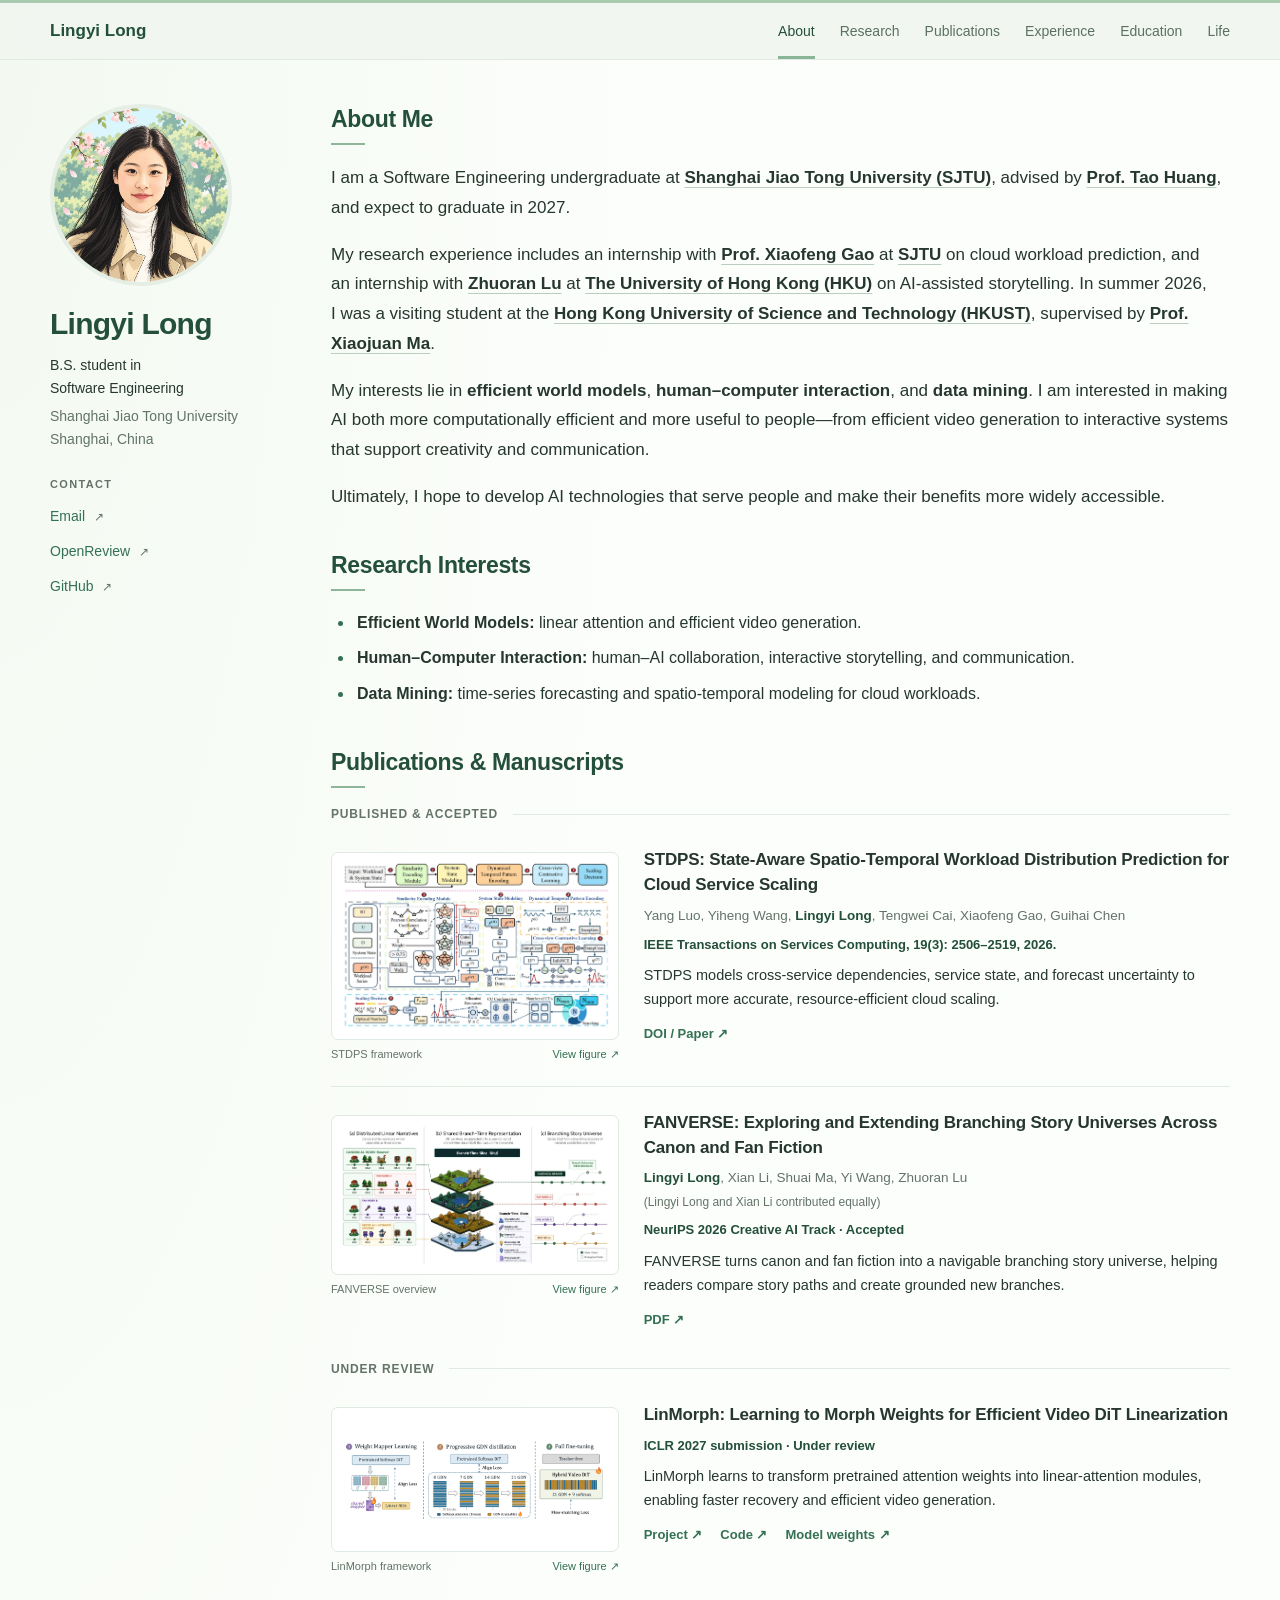
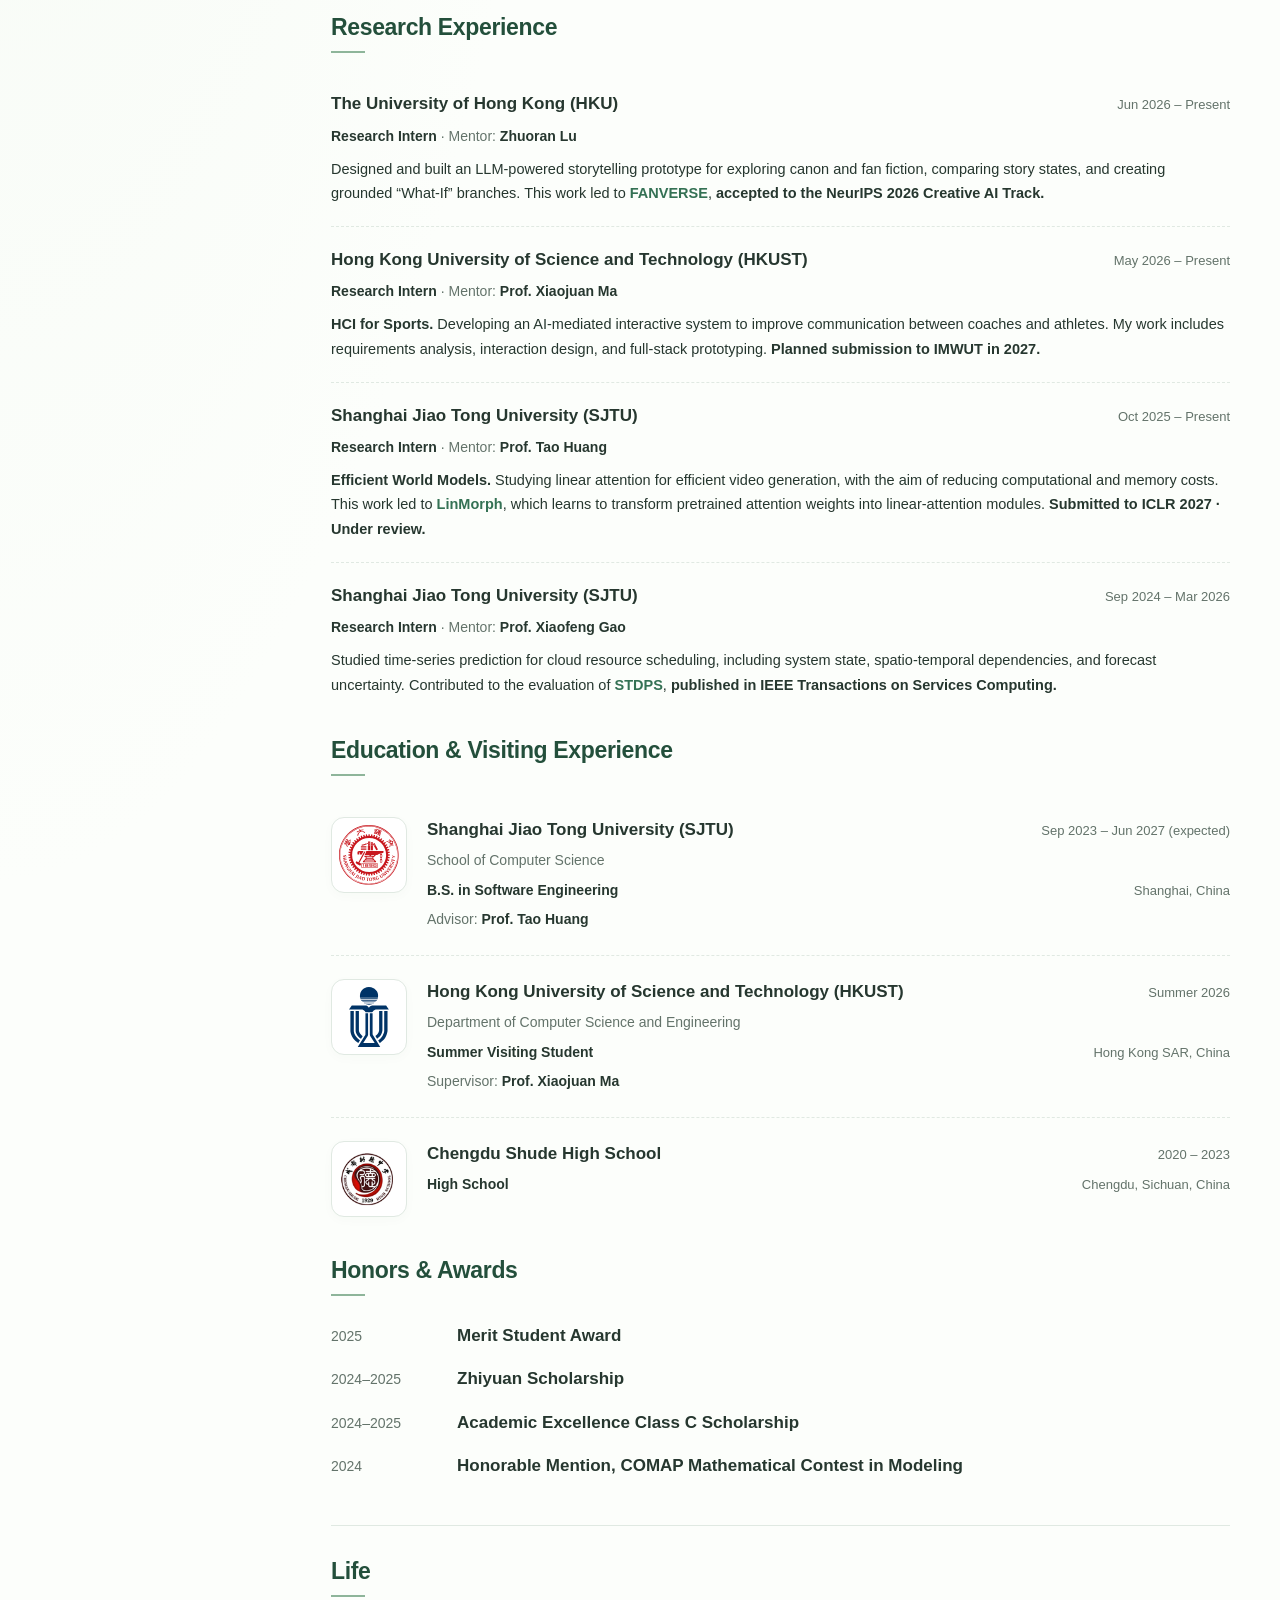
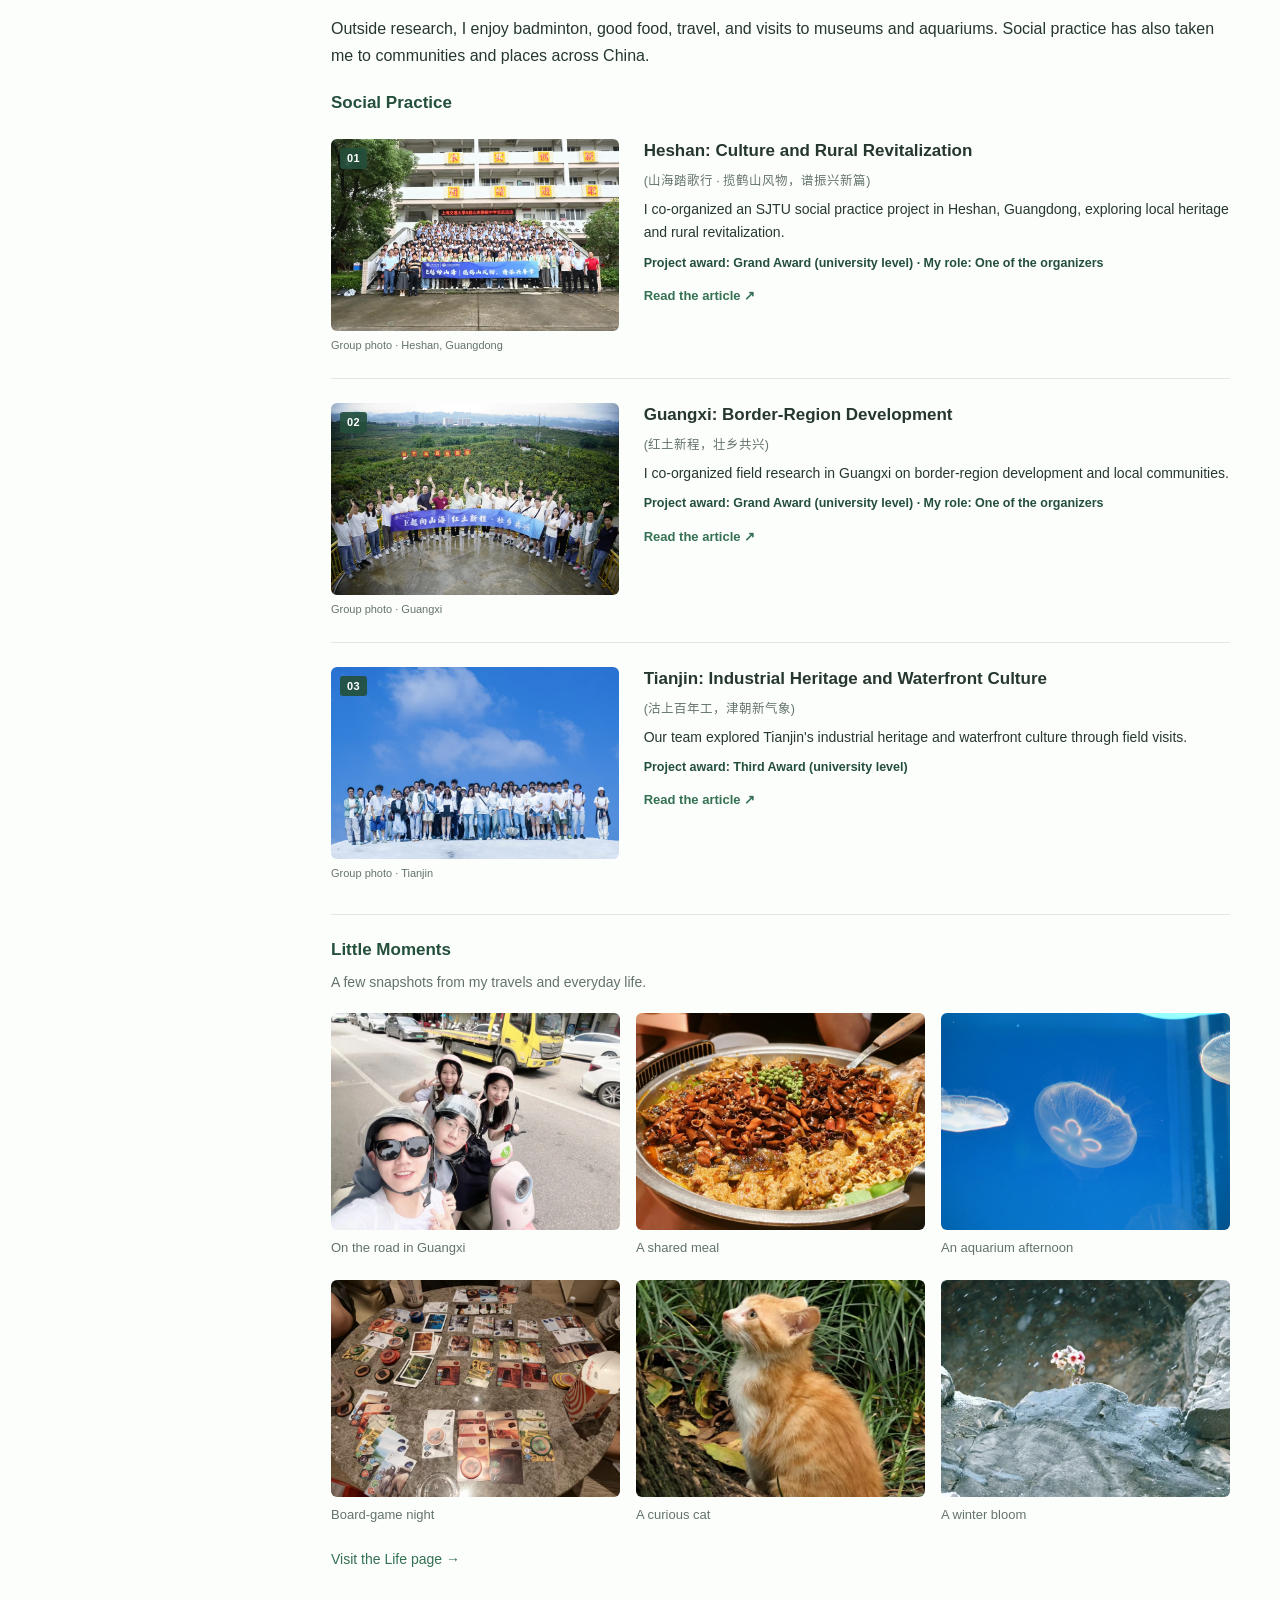
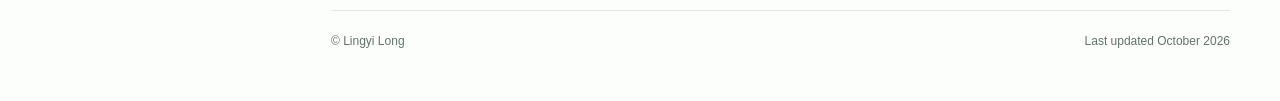
<file: index.html>
<!doctype html>
<html lang="en">
<head>
  <meta charset="utf-8">
  <meta name="viewport" content="width=device-width, initial-scale=1">
  <meta name="theme-color" content="#f6faf5">
  <meta name="description" content="Lingyi Long — Software Engineering undergraduate at Shanghai Jiao Tong University, interested in efficient world models, human–computer interaction, and data mining.">
  <link rel="canonical" href="https://lonelyling.github.io/">
  <meta property="og:site_name" content="Lingyi Long">
  <meta property="og:title" content="Lingyi Long | Academic Homepage">
  <meta property="og:description" content="Lingyi Long is a Software Engineering undergraduate at Shanghai Jiao Tong University, interested in efficient world models, human–computer interaction, and data mining.">
  <meta property="og:url" content="https://lonelyling.github.io/">
  <title>Lingyi Long | Academic Homepage</title>
  <script type="application/ld+json">
    {"@context":"https://schema.org","@type":"WebSite","name":"Lingyi Long","url":"https://lonelyling.github.io/"}
  </script>
  <link rel="icon" href="assets/favicon.svg" type="image/svg+xml">
  <link rel="stylesheet" href="assets/cjk-font.css">
  <link rel="stylesheet" href="assets/academic.css?v=20261012-honors">
  <script src="assets/academic.js" defer></script>
  <script src="assets/life-data.js" defer></script>
  <script src="assets/life.js" defer></script>
</head>
<body class="home-page">
  <a class="skip-link" href="#main">Skip to content</a>
  <header class="site-header">
    <div class="header-inner">
      <a class="site-title" href="index.html">Lingyi Long</a>
      <nav class="site-nav" aria-label="Main navigation">
        <a href="#about" aria-current="page">About</a>
        <a href="#research">Research</a>
        <a href="#publications">Publications</a>
        <a href="#experience">Experience</a>
        <a href="#career-education">Education</a>
        <a href="#life">Life</a>
      </nav>
    </div>
  </header>

  <div class="page-layout" id="main">
    <aside class="profile" aria-label="Profile and contact information">
      <div class="portrait"><img src="assets/avatar-illustration.png" alt="Illustrated portrait of Lingyi Long" width="1254" height="1254" decoding="sync"></div>
      <h1>Lingyi Long</h1>
      <p class="profile-role">B.S. student in Software Engineering</p>
      <p class="profile-affiliation">Shanghai Jiao Tong University<br>Shanghai, China</p>
      <h2 class="profile-label">Contact</h2>
      <div class="profile-links">
        <a href="mailto:longlingyi11@sjtu.edu.cn">Email <span aria-hidden="true">↗</span></a>
        <a href="https://openreview.net/profile?id=%7ELingyi_Long1" target="_blank" rel="noopener noreferrer">OpenReview <span aria-hidden="true">↗</span></a>
        <a href="https://github.com/lonelyling" target="_blank" rel="noopener noreferrer">GitHub <span aria-hidden="true">↗</span></a>
      </div>
    </aside>

    <main class="academic-content">
      <section class="content-section about-section" id="about">
        <h2>About Me</h2>
        <p>I am a Software Engineering undergraduate at <a href="https://www.sjtu.edu.cn/" target="_blank" rel="noopener noreferrer"><strong>Shanghai Jiao Tong University (SJTU)</strong></a>, advised by <a href="https://taohuang.info/" target="_blank" rel="noopener noreferrer"><strong>Prof. Tao Huang</strong></a>, and expect to graduate in 2027.</p>
        <p>My research experience includes an internship with <a href="https://www.cs.sjtu.edu.cn/~gao-xf/" target="_blank" rel="noopener noreferrer"><strong>Prof. Xiaofeng Gao</strong></a> at <a href="https://www.sjtu.edu.cn/" target="_blank" rel="noopener noreferrer"><strong>SJTU</strong></a> on cloud workload prediction, and an internship with <a href="https://zhuoranlu.github.io/" target="_blank" rel="noopener noreferrer"><strong>Zhuoran Lu</strong></a> at <a href="https://www.hku.hk/" target="_blank" rel="noopener noreferrer"><strong>The University of Hong Kong (HKU)</strong></a> on AI-assisted storytelling. In summer 2026, I was a visiting student at the <a href="https://hkust.edu.hk/" target="_blank" rel="noopener noreferrer"><strong>Hong Kong University of Science and Technology (HKUST)</strong></a>, supervised by <a href="https://cse.hkust.edu.hk/~mxj/" target="_blank" rel="noopener noreferrer"><strong>Prof. Xiaojuan Ma</strong></a>.</p>
        <p>My interests lie in <strong>efficient world models</strong>, <strong>human–computer interaction</strong>, and <strong>data mining</strong>. I am interested in making AI both more computationally efficient and more useful to people—from efficient video generation to interactive systems that support creativity and communication.</p>
        <p>Ultimately, I hope to develop AI technologies that serve people and make their benefits more widely accessible.</p>
      </section>

      <section class="content-section" id="research">
        <h2>Research Interests</h2>
        <ul class="research-fields">
          <li><strong>Efficient World Models:</strong> linear attention and efficient video generation.</li>
          <li><strong>Human–Computer Interaction:</strong> human–AI collaboration, interactive storytelling, and communication.</li>
          <li><strong>Data Mining:</strong> time-series forecasting and spatio-temporal modeling for cloud workloads.</li>
        </ul>
      </section>

      <section class="content-section" id="publications">
        <h2>Publications &amp; Manuscripts</h2>

        <div class="publication-group">
          <h3>Published &amp; Accepted</h3>
          <article class="publication-item">
            <figure class="publication-figure">
              <a class="figure-image-link" href="assets/paper-figures/stdps-framework.webp" target="_blank" rel="noopener noreferrer" aria-label="Open the full-size STDPS framework figure">
                <img src="assets/paper-figures/stdps-framework.webp" width="1135" height="713" alt="STDPS framework: similarity encoding, system state, temporal patterns, contrastive learning, and scaling decisions">
              </a>
              <figcaption><span>STDPS framework</span><a class="figure-open-link" href="assets/paper-figures/stdps-framework.webp" target="_blank" rel="noopener noreferrer">View figure ↗</a></figcaption>
            </figure>
            <div class="publication-copy">
              <h4>STDPS: State-Aware Spatio-Temporal Workload Distribution Prediction for Cloud Service Scaling</h4>
              <p class="publication-authors">Yang Luo, Yiheng Wang, <strong>Lingyi Long</strong>, Tengwei Cai, Xiaofeng Gao, Guihai Chen</p>
              <p class="publication-venue">IEEE Transactions on Services Computing, 19(3): 2506–2519, 2026.</p>
              <p class="publication-summary">STDPS models cross-service dependencies, service state, and forecast uncertainty to support more accurate, resource-efficient cloud scaling.</p>
              <div class="publication-links"><a href="https://doi.org/10.1109/TSC.2026.3688819" target="_blank" rel="noopener noreferrer">DOI / Paper ↗</a></div>
            </div>
          </article>

          <article class="publication-item">
            <figure class="publication-figure">
              <a class="figure-image-link" href="assets/paper-figures/fanverse-overview.webp" target="_blank" rel="noopener noreferrer" aria-label="Open the full-size FANVERSE overview figure">
                <img src="assets/paper-figures/fanverse-overview.webp" width="1174" height="617" alt="FANVERSE overview: canon and fan-written stories aligned into an explorable branching story universe">
              </a>
              <figcaption><span>FANVERSE overview</span><a class="figure-open-link" href="assets/paper-figures/fanverse-overview.webp" target="_blank" rel="noopener noreferrer">View figure ↗</a></figcaption>
            </figure>
            <div class="publication-copy">
              <h4>FANVERSE: Exploring and Extending Branching Story Universes Across Canon and Fan Fiction</h4>
              <p class="publication-authors"><strong>Lingyi Long</strong>, Xian Li, Shuai Ma, Yi Wang, Zhuoran Lu <span class="equal-note">(Lingyi Long and Xian Li contributed equally)</span></p>
              <p class="publication-venue">NeurIPS 2026 Creative AI Track · Accepted</p>
              <p class="publication-summary">FANVERSE turns canon and fan fiction into a navigable branching story universe, helping readers compare story paths and create grounded new branches.</p>
              <div class="publication-links"><a href="assets/papers/fanverse-neurips-2026.pdf" target="_blank" rel="noopener noreferrer">PDF ↗</a></div>
            </div>
          </article>
        </div>

        <div class="publication-group">
          <h3>Under Review</h3>
          <article class="publication-item" id="linmorph">
            <figure class="publication-figure">
              <a class="figure-image-link" href="assets/paper-figures/linmorph-overview.webp" target="_blank" rel="noopener noreferrer" aria-label="Open the full-size LinMorph framework figure">
                <img src="assets/paper-figures/linmorph-overview.webp" width="1584" height="460" loading="lazy" alt="LinMorph framework: learned weight transformation, progressive Gated DeltaNet distillation, and joint recovery">
              </a>
              <figcaption><span>LinMorph framework</span><a class="figure-open-link" href="assets/paper-figures/linmorph-overview.webp" target="_blank" rel="noopener noreferrer">View figure ↗</a></figcaption>
            </figure>
            <div class="publication-copy">
              <h4><a href="https://lonelyling.github.io/LinMorph/" target="_blank" rel="noopener noreferrer">LinMorph: Learning to Morph Weights for Efficient Video DiT Linearization</a></h4>
              <p class="publication-venue">ICLR 2027 submission · Under review</p>
              <p class="publication-summary">LinMorph learns to transform pretrained attention weights into linear-attention modules, enabling faster recovery and efficient video generation.</p>
              <div class="publication-links">
                <a href="https://lonelyling.github.io/LinMorph/" target="_blank" rel="noopener noreferrer">Project ↗</a>
                <a href="https://github.com/lonelyling/LinMorph" target="_blank" rel="noopener noreferrer">Code ↗</a>
                <a href="https://huggingface.co/Lonelly/LinMorph" target="_blank" rel="noopener noreferrer">Model weights ↗</a>
              </div>
            </div>
          </article>
        </div>
      </section>

      <section class="content-section experience-section" id="experience">
        <h2>Research Experience</h2>
        <article class="experience-row">
          <div class="entry-heading"><h3><a href="https://www.hku.hk/" target="_blank" rel="noopener noreferrer"><strong>The University of Hong Kong (HKU)</strong></a></h3><span class="entry-date">Jun 2026 – Present</span></div>
          <p class="entry-role"><strong>Research Intern</strong> · Mentor: <a href="https://zhuoranlu.github.io/" target="_blank" rel="noopener noreferrer"><strong>Zhuoran Lu</strong></a></p>
          <p>Designed and built an LLM-powered storytelling prototype for exploring canon and fan fiction, comparing story states, and creating grounded “What-If” branches. This work led to <a href="#publications"><strong>FANVERSE</strong></a>, <strong>accepted to the NeurIPS 2026 Creative AI Track.</strong></p>
        </article>
        <article class="experience-row">
          <div class="entry-heading"><h3><a href="https://hkust.edu.hk/" target="_blank" rel="noopener noreferrer"><strong>Hong Kong University of Science and Technology (HKUST)</strong></a></h3><span class="entry-date">May 2026 – Present</span></div>
          <p class="entry-role"><strong>Research Intern</strong> · Mentor: <a href="https://cse.hkust.edu.hk/~mxj/" target="_blank" rel="noopener noreferrer"><strong>Prof. Xiaojuan Ma</strong></a></p>
          <p><strong>HCI for Sports.</strong> Developing an AI-mediated interactive system to improve communication between coaches and athletes. My work includes requirements analysis, interaction design, and full-stack prototyping. <strong>Planned submission to IMWUT in 2027.</strong></p>
        </article>
        <article class="experience-row">
          <div class="entry-heading"><h3><a href="https://www.sjtu.edu.cn/" target="_blank" rel="noopener noreferrer"><strong>Shanghai Jiao Tong University (SJTU)</strong></a></h3><span class="entry-date">Oct 2025 – Present</span></div>
          <p class="entry-role"><strong>Research Intern</strong> · Mentor: <a href="https://taohuang.info/" target="_blank" rel="noopener noreferrer"><strong>Prof. Tao Huang</strong></a></p>
          <p><strong>Efficient World Models.</strong> Studying linear attention for efficient video generation, with the aim of reducing computational and memory costs. This work led to <a href="#linmorph"><strong>LinMorph</strong></a>, which learns to transform pretrained attention weights into linear-attention modules. <strong>Submitted to ICLR 2027 · Under review.</strong></p>
        </article>
        <article class="experience-row">
          <div class="entry-heading"><h3><a href="https://www.sjtu.edu.cn/" target="_blank" rel="noopener noreferrer"><strong>Shanghai Jiao Tong University (SJTU)</strong></a></h3><span class="entry-date">Sep 2024 – Mar 2026</span></div>
          <p class="entry-role"><strong>Research Intern</strong> · Mentor: <a href="https://www.cs.sjtu.edu.cn/~gao-xf/" target="_blank" rel="noopener noreferrer"><strong>Prof. Xiaofeng Gao</strong></a></p>
          <p>Studied time-series prediction for cloud resource scheduling, including system state, spatio-temporal dependencies, and forecast uncertainty. Contributed to the evaluation of <a href="#publications"><strong>STDPS</strong></a>, <strong>published in IEEE Transactions on Services Computing.</strong></p>
        </article>
      </section>

      <section class="content-section education-section" id="career-education">
        <h2>Education &amp; Visiting Experience</h2>
        <article class="education-row">
          <a class="institution-logo" href="https://www.sjtu.edu.cn/" target="_blank" rel="noopener noreferrer" aria-label="Shanghai Jiao Tong University website"><img src="assets/institutions/sjtu.svg" width="72" height="72" alt="Shanghai Jiao Tong University emblem"></a>
          <div class="education-copy">
            <div class="entry-heading"><h3><a href="https://www.sjtu.edu.cn/" target="_blank" rel="noopener noreferrer"><strong>Shanghai Jiao Tong University (SJTU)</strong></a></h3><span class="entry-date">Sep 2023 – Jun 2027 (expected)</span></div>
            <p class="institution-detail">School of Computer Science</p>
            <div class="entry-bottom"><p><strong>B.S. in Software Engineering</strong></p><span>Shanghai, China</span></div>
            <p class="education-mentor">Advisor: <a href="https://taohuang.info/" target="_blank" rel="noopener noreferrer"><strong>Prof. Tao Huang</strong></a></p>
          </div>
        </article>
        <article class="education-row">
          <a class="institution-logo" href="https://hkust.edu.hk/" target="_blank" rel="noopener noreferrer" aria-label="HKUST website"><span class="logo-crop logo-crop--hkust"><img src="assets/institutions/hkust.svg" width="187" height="60" alt="HKUST emblem"></span></a>
          <div class="education-copy">
            <div class="entry-heading"><h3><a href="https://hkust.edu.hk/" target="_blank" rel="noopener noreferrer"><strong>Hong Kong University of Science and Technology (HKUST)</strong></a></h3><span class="entry-date">Summer 2026</span></div>
            <p class="institution-detail">Department of Computer Science and Engineering</p>
            <div class="entry-bottom"><p><strong>Summer Visiting Student</strong></p><span>Hong Kong SAR, China</span></div>
            <p class="education-mentor">Supervisor: <a href="https://cse.hkust.edu.hk/~mxj/" target="_blank" rel="noopener noreferrer"><strong>Prof. Xiaojuan Ma</strong></a></p>
          </div>
        </article>
        <article class="education-row">
          <a class="institution-logo" href="https://shude.cd168.cn/" target="_blank" rel="noopener noreferrer" aria-label="Chengdu Shude High School website"><span class="logo-crop logo-crop--shude"><img src="assets/institutions/shude.png" width="430" height="95" alt="Chengdu Shude High School emblem"></span></a>
          <div class="education-copy">
            <div class="entry-heading"><h3><a href="https://shude.cd168.cn/" target="_blank" rel="noopener noreferrer"><strong>Chengdu Shude High School</strong></a></h3><span class="entry-date">2020 – 2023</span></div>
            <div class="entry-bottom"><p><strong>High School</strong></p><span>Chengdu, Sichuan, China</span></div>
          </div>
        </article>
      </section>

      <section class="content-section honors-section" id="honors">
        <h2>Honors &amp; Awards</h2>
        <ul>
          <li><span>2025</span><strong>Merit Student Award</strong></li>
          <li><span>2024–2025</span><strong>Zhiyuan Scholarship</strong></li>
          <li><span>2024–2025</span><strong>Academic Excellence Class C Scholarship</strong></li>
          <li><span>2024</span><strong>Honorable Mention, COMAP Mathematical Contest in Modeling</strong></li>
        </ul>
      </section>

      <section class="content-section life-section" id="life">
        <h2>Life</h2>
        <p class="life-intro">Outside research, I enjoy badminton, good food, travel, and visits to museums and aquariums. Social practice has also taken me to communities and places across China.</p>
        <h3 class="life-subheading">Social Practice</h3>
        <div class="practice-list">
          <article class="practice-item">
            <span class="practice-number">01</span>
            <figure class="practice-visual">
              <a href="assets/practice-photos/heshan-group.webp" target="_blank" rel="noopener noreferrer" aria-label="Open the full-size Heshan group photo"><img src="assets/practice-photos/heshan-group.webp" width="1080" height="720" alt="Heshan social practice team group photo outside a school"></a>
              <figcaption>Group photo · Heshan, Guangdong</figcaption>
            </figure>
            <div class="practice-copy">
              <h4>Heshan: Culture and Rural Revitalization</h4>
              <p class="practice-original" lang="zh-CN">(山海踏歌行 · 揽鹤山风物，谱振兴新篇)</p>
              <p>I co-organized an SJTU social practice project in Heshan, Guangdong, exploring local heritage and rural revitalization.</p>
              <p class="practice-award">Project award: Grand Award (university level) · My role: One of the organizers</p>
              <a href="https://mp.weixin.qq.com/s/3OIrzBQ1oTLg14ITQKUh6Q" target="_blank" rel="noopener noreferrer">Read the article ↗</a>
            </div>
          </article>
          <article class="practice-item">
            <span class="practice-number">02</span>
            <figure class="practice-visual">
              <a href="assets/practice-photos/guangxi-group.webp" target="_blank" rel="noopener noreferrer" aria-label="Open the full-size Guangxi group photo"><img src="assets/practice-photos/guangxi-group.webp" width="1080" height="705" alt="Guangxi social practice team group photo overlooking an orchard"></a>
              <figcaption>Group photo · Guangxi</figcaption>
            </figure>
            <div class="practice-copy">
              <h4>Guangxi: Border-Region Development</h4>
              <p class="practice-original" lang="zh-CN">(红土新程，壮乡共兴)</p>
              <p>I co-organized field research in Guangxi on border-region development and local communities.</p>
              <p class="practice-award">Project award: Grand Award (university level) · My role: One of the organizers</p>
              <a href="https://mp.weixin.qq.com/s/ZpYkFeUcR74VPlkv1UWJZQ" target="_blank" rel="noopener noreferrer">Read the article ↗</a>
            </div>
          </article>
          <article class="practice-item">
            <span class="practice-number">03</span>
            <figure class="practice-visual">
              <a href="assets/practice-photos/tianjin-group.jpg" target="_blank" rel="noopener noreferrer" aria-label="Open the full-size Tianjin group photo"><img src="assets/practice-photos/tianjin-group.jpg" width="1986" height="1279" alt="Tianjin social practice team group photo under a blue sky"></a>
              <figcaption>Group photo · Tianjin</figcaption>
            </figure>
            <div class="practice-copy">
              <h4>Tianjin: Industrial Heritage and Waterfront Culture</h4>
              <p class="practice-original" lang="zh-CN">(沽上百年工，津朝新气象)</p>
              <p>Our team explored Tianjin's industrial heritage and waterfront culture through field visits.</p>
              <p class="practice-award">Project award: Third Award (university level)</p>
              <a href="https://mp.weixin.qq.com/s/vvb9r17hs7_HH0OTrN18rQ" target="_blank" rel="noopener noreferrer">Read the article ↗</a>
            </div>
          </article>
        </div>
        <div class="life-moments" id="little-moments">
          <h3 class="life-subheading">Little Moments</h3>
          <p class="gallery-intro">A few snapshots from my travels and everyday life.</p>
          <div class="gallery-grid" id="gallery" aria-live="polite"></div>
          <p class="publication-pending" id="gallery-empty" hidden>No photographs yet.</p>
        </div>
        <p class="life-more"><a href="life.html">Visit the Life page →</a></p>
      </section>

      <footer class="site-footer">
        <span>© Lingyi Long</span>
        <span>Last updated October 2026</span>
      </footer>
    </main>
  </div>

  <dialog id="photo-dialog" aria-labelledby="photo-title">
    <div class="dialog-header"><strong id="photo-title"></strong><button type="button" id="photo-close" aria-label="Close photograph">×</button></div>
    <img id="photo-full" alt="">
    <p id="photo-description"></p>
    <div class="dialog-footer"><button type="button" id="photo-prev">← Previous</button><span id="photo-count"></span><button type="button" id="photo-next">Next →</button></div>
  </dialog>
</body>
</html>
</file>
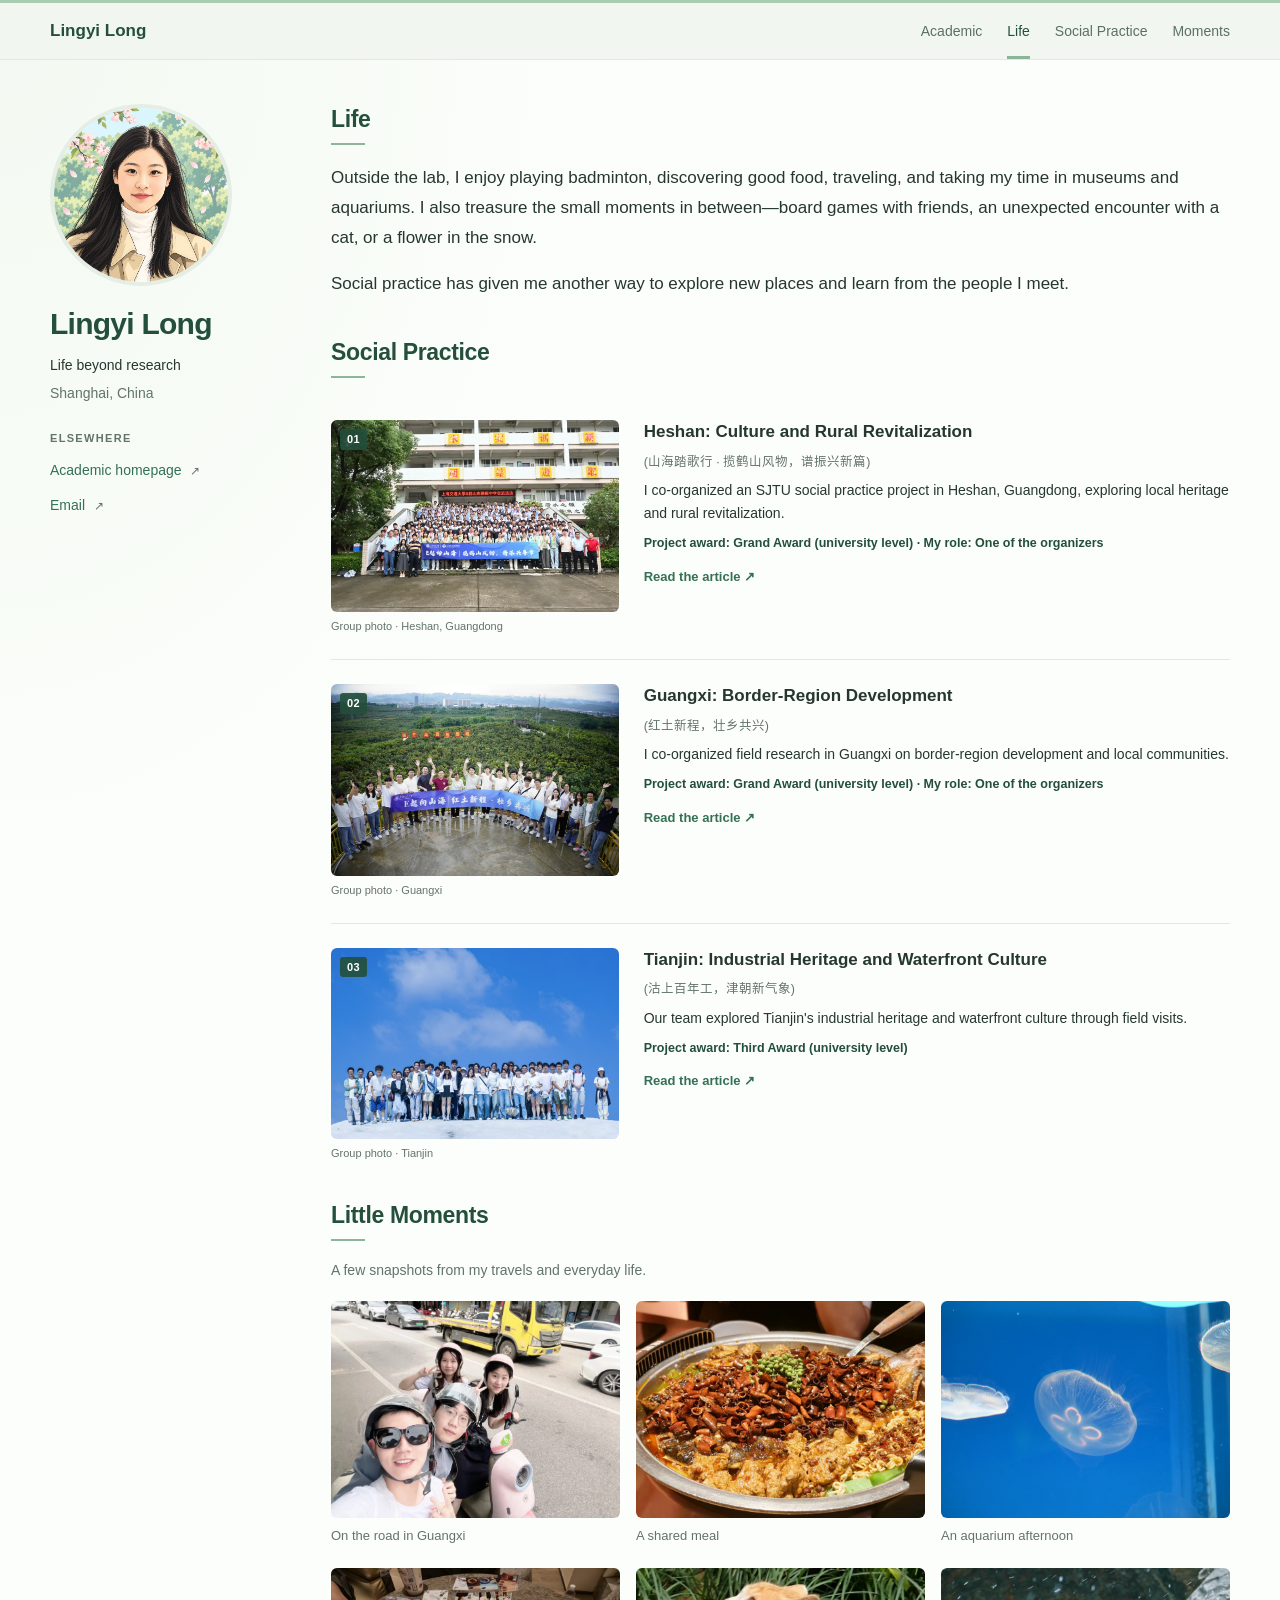
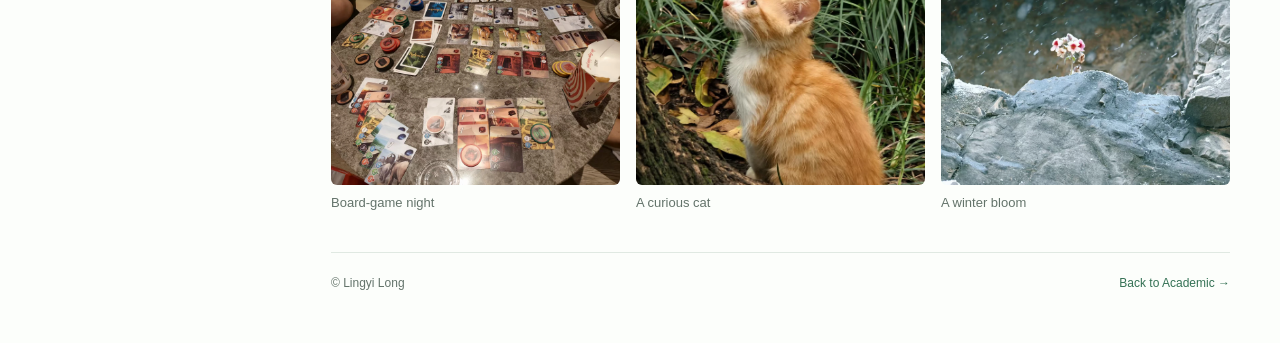
<file: life.html>
<!doctype html>
<html lang="en">
<head>
  <meta charset="utf-8">
  <meta name="viewport" content="width=device-width, initial-scale=1">
  <meta name="theme-color" content="#f6faf5">
  <meta name="description" content="Lingyi Long — badminton, travel, food, museums, social practice, and moments beyond research.">
  <link rel="canonical" href="https://lonelyling.github.io/life.html">
  <meta property="og:site_name" content="Lingyi Long">
  <meta property="og:title" content="Life | Lingyi Long">
  <meta property="og:description" content="Moments beyond research: social practice, badminton, travel, food, and museums.">
  <meta property="og:url" content="https://lonelyling.github.io/life.html">
  <title>Life | Lingyi Long</title>
  <link rel="icon" href="assets/favicon.svg" type="image/svg+xml">
  <link rel="stylesheet" href="assets/cjk-font.css">
  <link rel="stylesheet" href="assets/academic.css?v=20261012-honors">
  <script src="assets/life-data.js" defer></script>
  <script src="assets/life.js" defer></script>
</head>
<body>
  <a class="skip-link" href="#main">Skip to content</a>
  <header class="site-header">
    <div class="header-inner">
      <a class="site-title" href="index.html">Lingyi Long</a>
      <nav class="site-nav" aria-label="Main navigation">
        <a href="index.html">Academic</a>
        <a href="life.html" aria-current="page">Life</a>
        <a href="#social-practice">Social Practice</a>
        <a href="#photographs">Moments</a>
      </nav>
    </div>
  </header>

  <div class="page-layout" id="main">
    <aside class="profile" aria-label="Profile and contact information">
      <div class="portrait"><img src="assets/avatar-illustration.png" alt="Illustrated portrait of Lingyi Long" width="1254" height="1254" decoding="sync"></div>
      <h1>Lingyi Long</h1>
      <p class="profile-role">Life beyond research</p>
      <p class="profile-affiliation">Shanghai, China</p>
      <h2 class="profile-label">Elsewhere</h2>
      <div class="profile-links">
        <a href="index.html">Academic homepage <span aria-hidden="true">↗</span></a>
        <a href="mailto:longlingyi11@sjtu.edu.cn">Email <span aria-hidden="true">↗</span></a>
      </div>
    </aside>

    <main class="academic-content life-content">
      <section class="content-section about-section" id="about">
        <h2>Life</h2>
        <p>Outside the lab, I enjoy playing badminton, discovering good food, traveling, and taking my time in museums and aquariums. I also treasure the small moments in between—board games with friends, an unexpected encounter with a cat, or a flower in the snow.</p>
        <p>Social practice has given me another way to explore new places and learn from the people I meet.</p>
      </section>
      <section class="content-section practice-section" id="social-practice">
        <h2>Social Practice</h2>
        <article class="practice-item">
          <span class="practice-number">01</span>
          <figure class="practice-visual">
            <a href="assets/practice-photos/heshan-group.webp" target="_blank" rel="noopener noreferrer" aria-label="Open the full-size Heshan group photo"><img src="assets/practice-photos/heshan-group.webp" width="1080" height="720" alt="Heshan social practice team group photo outside a school"></a>
            <figcaption>Group photo · Heshan, Guangdong</figcaption>
          </figure>
          <div class="practice-copy">
            <h3>Heshan: Culture and Rural Revitalization</h3>
            <p class="practice-original" lang="zh-CN">(山海踏歌行 · 揽鹤山风物，谱振兴新篇)</p>
            <p>I co-organized an SJTU social practice project in Heshan, Guangdong, exploring local heritage and rural revitalization.</p>
            <p class="practice-award">Project award: Grand Award (university level) · My role: One of the organizers</p>
            <a href="https://mp.weixin.qq.com/s/3OIrzBQ1oTLg14ITQKUh6Q" target="_blank" rel="noopener noreferrer">Read the article ↗</a>
          </div>
        </article>
        <article class="practice-item">
          <span class="practice-number">02</span>
          <figure class="practice-visual">
            <a href="assets/practice-photos/guangxi-group.webp" target="_blank" rel="noopener noreferrer" aria-label="Open the full-size Guangxi group photo"><img src="assets/practice-photos/guangxi-group.webp" width="1080" height="705" alt="Guangxi social practice team group photo overlooking an orchard"></a>
            <figcaption>Group photo · Guangxi</figcaption>
          </figure>
          <div class="practice-copy">
            <h3>Guangxi: Border-Region Development</h3>
            <p class="practice-original" lang="zh-CN">(红土新程，壮乡共兴)</p>
            <p>I co-organized field research in Guangxi on border-region development and local communities.</p>
            <p class="practice-award">Project award: Grand Award (university level) · My role: One of the organizers</p>
            <a href="https://mp.weixin.qq.com/s/ZpYkFeUcR74VPlkv1UWJZQ" target="_blank" rel="noopener noreferrer">Read the article ↗</a>
          </div>
        </article>
        <article class="practice-item">
          <span class="practice-number">03</span>
          <figure class="practice-visual">
            <a href="assets/practice-photos/tianjin-group.jpg" target="_blank" rel="noopener noreferrer" aria-label="Open the full-size Tianjin group photo"><img src="assets/practice-photos/tianjin-group.jpg" width="1986" height="1279" alt="Tianjin social practice team group photo under a blue sky"></a>
            <figcaption>Group photo · Tianjin</figcaption>
          </figure>
          <div class="practice-copy">
            <h3>Tianjin: Industrial Heritage and Waterfront Culture</h3>
            <p class="practice-original" lang="zh-CN">(沽上百年工，津朝新气象)</p>
            <p>Our team explored Tianjin's industrial heritage and waterfront culture through field visits.</p>
            <p class="practice-award">Project award: Third Award (university level)</p>
            <a href="https://mp.weixin.qq.com/s/vvb9r17hs7_HH0OTrN18rQ" target="_blank" rel="noopener noreferrer">Read the article ↗</a>
          </div>
        </article>
      </section>
      <section class="content-section" id="photographs">
        <h2>Little Moments</h2>
        <p class="gallery-intro">A few snapshots from my travels and everyday life.</p>
        <div class="gallery-grid" id="gallery" aria-live="polite"></div>
        <p class="publication-pending" id="gallery-empty" hidden>No photographs yet.</p>
      </section>
      <footer class="site-footer"><span>© Lingyi Long</span><a href="index.html">Back to Academic →</a></footer>
    </main>
  </div>

  <dialog id="photo-dialog" aria-labelledby="photo-title">
    <div class="dialog-header"><strong id="photo-title"></strong><button type="button" id="photo-close" aria-label="Close photograph">×</button></div>
    <img id="photo-full" alt="">
    <p id="photo-description"></p>
    <div class="dialog-footer"><button type="button" id="photo-prev">← Previous</button><span id="photo-count"></span><button type="button" id="photo-next">Next →</button></div>
  </dialog>
</body>
</html>
</file>
<file: assets/cjk-font.css>
/* Embedded Noto Sans SC subset keeps Chinese titles legible from file:// pages. */
@font-face {
  font-family: "Lingyi CJK";
  src: url("[data-uri]") format("woff2");
  font-style: normal;
  font-weight: 400;
  font-display: swap;
}
</file>
<file: assets/academic.css>
:root {
  color-scheme: light;
  --ink: #26372f;
  --muted: #63736a;
  --green: #347154;
  --green-dark: #234f3b;
  --line: #e0e9e2;
  --pale: #eff5f0;
  --canvas: #fcfefb;
  --font: -apple-system, BlinkMacSystemFont, "Segoe UI", Roboto, "Helvetica Neue", Arial, "Lingyi CJK", "Noto Sans SC", "PingFang SC", "Microsoft YaHei", sans-serif;
}
* { box-sizing: border-box; }
html { scroll-behavior: smooth; scroll-padding-top: 85px; -webkit-text-size-adjust: 100%; }
body { margin: 0; color: var(--ink); background: radial-gradient(ellipse at 0 0, #eaf4e880, transparent 650px), var(--canvas); font: 17px/1.7 var(--font); -webkit-font-smoothing: antialiased; }
a { color: var(--green); text-decoration: none; text-underline-offset: 4px; }
a:hover { text-decoration: underline; }
a:focus-visible, button:focus-visible { outline: 2px solid var(--green); outline-offset: 4px; }
p, h1, h2, h3, h4 { margin-top: 0; }
p { margin-bottom: 12px; text-wrap: pretty; }
h1, h2, h3, h4 { line-height: 1.35; }
strong { font-weight: 650; }
img { max-width: 100%; }

/* A quiet academic layout: one reading column and a compact profile. */
.site-header { position: sticky; top: 0; z-index: 10; background: #f0f7efee; border-top: 3px solid #a9cbb0; border-bottom: 1px solid var(--line); backdrop-filter: blur(12px); }
.header-inner { max-width: 1240px; min-height: 56px; margin: auto; padding: 0 30px; display: flex; justify-content: space-between; align-items: center; gap: 24px; }
.site-title { color: var(--green-dark); font-size: 17px; font-weight: 650; white-space: nowrap; }
.site-title:hover { color: var(--green); text-decoration: none; }
.site-nav { display: flex; align-items: center; gap: 25px; }
.site-nav a { display: block; padding: 16px 0 13px; border-bottom: 3px solid transparent; color: #5b7062; font-size: 14px; line-height: 24px; white-space: nowrap; }
.site-nav a:hover, .site-nav a[aria-current] { color: var(--green-dark); border-bottom-color: #8bb598; text-decoration: none; }
.page-layout { max-width: 1240px; margin: auto; padding: 44px 30px 50px; display: grid; grid-template-columns: 225px minmax(0, 1fr); gap: 56px; align-items: start; }
.profile { position: sticky; top: 94px; }
.portrait { width: 182px; height: 182px; margin-bottom: 20px; border: 4px solid #e4eee5; border-radius: 50%; overflow: hidden; background: var(--pale); }
.portrait img { display: block; width: 100%; height: 100%; object-fit: cover; }
.profile h1 { margin: 0 0 12px; color: var(--green-dark); font-size: 30px; font-weight: 700; line-height: 1.2; letter-spacing: -.025em; }
.profile-role, .profile-affiliation { font-size: 14px; line-height: 1.65; }
.profile-role { margin-bottom: 5px; font-weight: 500; }
.profile-affiliation { color: var(--muted); margin-bottom: 0; }
.profile-label { margin: 26px 0 10px; color: var(--muted); font-size: 11px; font-weight: 650; letter-spacing: .12em; text-transform: uppercase; }
.profile-links { display: grid; gap: 5px; }
.profile-links a { width: fit-content; padding: 3px 0; font-size: 14px; }
.profile-links span { margin-left: 5px; font-size: 12px; color: var(--muted); }
.academic-content { min-width: 0; }
.content-section { margin: 0 0 38px; }
.content-section h2 { position: relative; margin: 0 0 18px; padding-bottom: 10px; color: var(--green-dark); font-size: 23px; font-weight: 650; letter-spacing: -.015em; }
.content-section h2::after { content: ""; position: absolute; left: 0; bottom: 0; width: 34px; height: 2px; background: #8eb59a; }
.content-section h3 { font-size: 17px; font-weight: 650; }
.about-section p { line-height: 1.75; }
.about-section p:last-child { margin-bottom: 0; }
.research-fields { display: block; padding-left: 23px; margin: 0; font-size: 16px; line-height: 1.8; list-style: disc; }
.research-fields li { display: list-item; padding-left: 3px; margin: 7px 0; }
.research-fields li::marker { color: var(--green); }
.about-section strong, .research-fields strong { font-weight: 700; color: var(--ink); }
.about-section a { text-decoration: underline; text-decoration-color: #b9cebf; text-decoration-thickness: 1px; }
.about-section a:hover { text-decoration-color: var(--green); }
.about-section p { margin-bottom: 17px; }


/* The same title / authors / venue / summary hierarchy for every paper. */
.publication-group + .publication-group { margin-top: 28px; }
.publication-group > h3 { display: flex; align-items: center; gap: 15px; margin: 0 0 2px; font-size: 12px; color: var(--muted); font-weight: 600; letter-spacing: .07em; text-transform: uppercase; }
.publication-group > h3::after { content: ""; flex: 1; height: 1px; background: var(--line); }
.publication-item { display: grid; grid-template-columns: minmax(0, 32%) minmax(0, 1fr); gap: 25px; align-items: start; padding: 24px 0; border-bottom: 1px solid var(--line); }
.publication-item:last-child { padding-bottom: 0; border-bottom: 0; }
.publication-figure { margin: 4px 0 0; min-width: 0; }
.figure-image-link { display: flex; align-items: center; justify-content: center; min-height: 145px; padding: 8px; overflow: hidden; border: 1px solid var(--line); border-radius: 7px; background: #fff; transition: border-color .2s ease; }
.figure-image-link:hover { border-color: #87ab92; }
.publication-figure img { display: block; width: 100%; height: auto; max-height: 210px; object-fit: contain; }
.publication-figure figcaption { display: flex; flex-wrap: wrap; justify-content: space-between; gap: 4px 8px; margin-top: 7px; font-size: 11px; line-height: 1.4; color: var(--muted); }
.figure-open-link { white-space: nowrap; }
.publication-copy { min-width: 0; }
.publication-copy h4 { margin: 0 0 7px; font-size: 17px; line-height: 1.45; font-weight: 650; letter-spacing: -.012em; }
.publication-copy h4 a { color: inherit; }
.publication-copy h4 a:hover { color: var(--green); }
.publication-copy p { margin: 0 0 7px; font-size: 14px; line-height: 1.65; }
.publication-copy .publication-authors { color: var(--muted); font-size: 13.5px; }
.publication-authors strong { color: var(--green-dark); font-weight: 650; }
.equal-note { display: block; margin-top: 3px; font-size: 12px; color: var(--muted); }
.publication-copy .publication-venue { color: var(--green-dark); font-size: 13px; font-weight: 600; }
.publication-copy .publication-summary { margin: 9px 0; font-size: 14.5px; }
.publication-links { display: flex; flex-wrap: wrap; gap: 7px 18px; margin-top: 9px; font-size: 13px; font-weight: 600; }
.publication-links a { padding: 2px 0; }
.publication-pending { color: var(--muted); font-size: 14px; }

.entry-heading { display: flex; align-items: baseline; justify-content: space-between; gap: 8px 22px; flex-wrap: wrap; }
.entry-heading h3 { flex: 1 1 300px; margin: 0; font-size: 17px; line-height: 1.5; }
.entry-heading h3 a { color: var(--ink); }
.entry-heading strong { font-weight: 700; }
.entry-date { color: var(--muted); font-size: 13px; font-variant-numeric: tabular-nums; }
.experience-row { padding: 20px 0; border-bottom: 1px dashed var(--line); }
.experience-row:last-child { border: 0; padding-bottom: 0; }
.experience-row p { margin: 8px 0 0; font-size: 14.5px; }
.experience-row .entry-role { font-size: 14px; color: var(--muted); }
.entry-role strong { color: var(--ink); }
.education-row { display: grid; grid-template-columns: 76px minmax(0, 1fr); gap: 20px; padding: 23px 0; border-bottom: 1px dashed var(--line); align-items: start; }
.education-row:last-child { border: 0; padding-bottom: 0; }
.institution-logo { width: 76px; height: 76px; padding: 7px; display: flex; align-items: center; justify-content: center; background: #fff; border: 1px solid var(--line); border-radius: 13px; box-shadow: 0 3px 12px #234f3b06; }
.institution-logo > img { width: 60px; height: 60px; object-fit: contain; }
.logo-crop { display: block; overflow: hidden; flex-shrink: 0; }
.logo-crop img { display: block; max-width: none; }
.logo-crop--shude { width: 59px; height: 60px; }
.logo-crop--shude img { width: auto; height: 60px; transform: translateX(-12px); }
.logo-crop--hkust { width: 41px; height: 60px; }
.logo-crop--hkust img { width: 187px; height: 60px; }
.education-copy { min-width: 0; }
.education-copy p { margin: 6px 0 0; font-size: 14px; }
.education-copy .institution-detail { color: var(--muted); }
.entry-bottom { display: flex; justify-content: space-between; align-items: baseline; flex-wrap: wrap; gap: 4px 16px; }
.entry-bottom span { font-size: 13px; color: var(--muted); }
.education-mentor { color: var(--muted); }
.education-mentor a { color: var(--ink); }
.honors-section ul { padding: 0; margin: 0; list-style: none; }
.honors-section li { display: grid; grid-template-columns: 110px minmax(0, 1fr); gap: 16px; align-items: baseline; padding: 8px 0; font-size: 17px; line-height: 1.6; }
.honors-section li strong { font-weight: 600; }
.honors-section li span { color: var(--muted); font-size: 14px; font-weight: 500; font-variant-numeric: tabular-nums; }

/* Life stays in the homepage flow, with the same typographic scale. */
.life-section { border-top: 1px solid var(--line); padding-top: 30px; }
.life-intro { font-size: 16px; }
.life-subheading { margin: 23px 0 0; color: var(--green-dark); font-size: 17px; }
.practice-item { position: relative; display: grid; grid-template-columns: minmax(0, 32%) minmax(0, 1fr); gap: 25px; align-items: start; padding: 24px 0; border-bottom: 1px solid var(--line); }
.practice-item:last-child { padding-bottom: 0; border-bottom: 0; }
.practice-number { position: absolute; z-index: 1; top: 33px; left: 9px; padding: 1px 7px; color: #fff; background: #234f3be6; border-radius: 3px; font-size: 11px; font-weight: 650; letter-spacing: .04em; }
.practice-visual { margin: 0; min-width: 0; }
.practice-visual a { display: block; overflow: hidden; border-radius: 6px; background: var(--pale); }
.practice-visual img { display: block; width: 100%; height: auto; aspect-ratio: 3 / 2; object-fit: cover; transition: transform .2s ease; }
.practice-visual a:hover img { transform: scale(1.025); }
.practice-visual figcaption { margin-top: 7px; color: var(--muted); font-size: 11px; line-height: 1.45; }
.practice-copy { min-width: 0; }
.practice-copy h3, .practice-copy h4 { margin: 0 0 6px; font-size: 17px; font-weight: 650; line-height: 1.4; }
.practice-item p { margin: 0 0 8px; font-size: 14px; line-height: 1.65; }
.practice-item .practice-original { margin-bottom: 8px; font: 400 12.5px/1.7 "Lingyi CJK", var(--font); color: var(--muted); overflow-wrap: anywhere; }
.practice-item .practice-award { color: var(--green-dark); font-size: 12.5px; font-weight: 600; }
.practice-copy > a { font-size: 13px; font-weight: 600; }
.life-moments { margin-top: 33px; padding-top: 24px; border-top: 1px solid var(--line); }
.life-moments .life-subheading { margin: 0 0 9px; }
.gallery-intro { margin-bottom: 18px; color: var(--muted); font-size: 14px; }
.gallery-grid { display: grid; grid-template-columns: repeat(3, minmax(0, 1fr)); gap: 21px 16px; }
.gallery-item { min-width: 0; padding: 0; border: 0; background: transparent; text-align: left; cursor: pointer; color: var(--ink); font: inherit; }
.gallery-item img { display: block; width: 100%; height: auto; aspect-ratio: 4 / 3; object-fit: cover; border-radius: 6px; transition: transform .2s ease; }
.gallery-item:hover img { transform: translateY(-2px); }
.gallery-item span { display: block; margin-top: 7px; font-size: 13px; color: var(--muted); }
.gallery-item:hover span { color: var(--green); text-decoration: underline; }
.life-more { margin: 22px 0 0; font-size: 14px; }
.site-footer { display: flex; flex-wrap: wrap; justify-content: space-between; gap: 10px 20px; border-top: 1px solid var(--line); padding-top: 20px; font-size: 12px; color: var(--muted); }
.skip-link { position: fixed; top: 8px; left: 8px; padding: 9px 12px; background: #fff; color: var(--green-dark); transform: translateY(-160%); z-index: 30; }
.skip-link:focus { transform: none; }
#photo-dialog { border: 0; border-radius: 8px; padding: 22px; width: min(900px, calc(100vw - 28px)); max-height: 90vh; background: #fff; color: var(--ink); }
#photo-dialog::backdrop { background: #17251acc; }
#photo-dialog img { max-width: 100%; max-height: 64vh; display: block; object-fit: contain; margin: auto; }
#photo-description { margin: 12px 0 0; font-size: 14px; color: var(--muted); }
.dialog-header { display: flex; justify-content: space-between; align-items: center; gap: 20px; margin-bottom: 15px; }
.dialog-header button { border: 0; background: transparent; font-size: 26px; cursor: pointer; color: var(--ink); }
.dialog-footer { display: flex; justify-content: space-between; gap: 20px; align-items: center; font-size: 13px; margin-top: 14px; }
.dialog-footer button { border: 0; background: transparent; color: var(--green); padding: 5px 0; cursor: pointer; font: inherit; }
.dialog-footer button:disabled { opacity: .35; cursor: default; }

@media (max-width: 1050px) {
  .page-layout { grid-template-columns: 195px minmax(0, 1fr); gap: 35px; }
  .portrait { width: 164px; height: 164px; }
  .publication-item, .practice-item { grid-template-columns: minmax(0, 30%) minmax(0, 1fr); gap: 20px; }
  .figure-image-link { min-height: 110px; }
  .research-fields { column-gap: 20px; }
}
@media (max-width: 820px) {
  .page-layout { display: block; padding: 30px 26px 40px; }
  .profile { position: static; display: grid; grid-template-columns: 132px minmax(0, 1fr); column-gap: 26px; margin-bottom: 34px; padding-bottom: 28px; border-bottom: 1px solid var(--line); }
  .portrait { grid-column: 1; grid-row: 1 / span 4; width: 132px; height: 132px; margin: 0; }
  .profile h1 { grid-column: 2; font-size: 27px; margin: 0 0 7px; }
  .profile-role, .profile-affiliation { grid-column: 2; margin-bottom: 4px; }
  .profile-label { display: none; }
  .profile-links { grid-column: 2; display: flex; flex-wrap: wrap; column-gap: 16px; row-gap: 0; margin-top: 5px; }
  .header-inner { padding: 0 26px; }
  .site-nav { gap: 18px; }
  .publication-item, .practice-item { grid-template-columns: minmax(0, 32%) minmax(0, 1fr); }
}
@media (max-width: 600px) {
  html { scroll-padding-top: 112px; }
  body { font-size: 16px; }
  .header-inner { display: block; padding: 10px 20px 0; }
  .site-title { display: block; font-size: 16px; }
  .site-nav { width: 100%; overflow-x: auto; gap: 20px; scrollbar-width: none; }
  .site-nav::-webkit-scrollbar { display: none; }
  .site-nav a { font-size: 12px; padding: 8px 0 9px; }
  .page-layout { padding: 27px 20px 35px; }
  .profile { grid-template-columns: 88px minmax(0, 1fr); column-gap: 18px; margin-bottom: 28px; padding-bottom: 24px; }
  .portrait { width: 88px; height: 88px; border-width: 3px; }
  .profile h1 { font-size: 25px; }
  .profile-role, .profile-affiliation { font-size: 12px; }
  .profile-links { grid-column: 1 / -1; margin-top: 12px; gap: 16px; }
  .profile-links a { font-size: 13px; }
  .content-section { margin-bottom: 32px; }
  .content-section h2 { font-size: 22px; margin-bottom: 15px; }
  .research-fields { display: block; font-size: 15px; }
  .education-row { grid-template-columns: 58px minmax(0, 1fr); gap: 14px; }
  .institution-logo { width: 58px; height: 64px; padding: 4px; }
  .institution-logo > img { width: 48px; height: 48px; }
  .logo-crop--shude { width: 47px; height: 48px; }
  .logo-crop--shude img { height: 48px; transform: translateX(-10px); }
  .logo-crop--hkust { width: 33px; height: 48px; }
  .logo-crop--hkust img { width: auto; height: 48px; }
  .entry-heading h3 { font-size: 16px; }
  .publication-item, .practice-item { grid-template-columns: minmax(0, 1fr); gap: 15px; padding: 20px 0; }
  .publication-figure { margin-top: 0; }
  .figure-image-link { min-height: 0; padding: 12px; }
  .publication-figure img { max-height: 200px; }
  .publication-copy h4 { font-size: 17px; }
  .publication-copy .publication-summary { font-size: 14px; }
  .publication-links { gap: 8px 20px; }
  .publication-links a, .practice-copy > a { padding: 5px 0; }
  .career-row { column-gap: 12px; }
  .career-institution { grid-column: 1 / -1; font-size: 14px; }
  .career-years { grid-row: 1; font-size: 12px; }
  .career-row h3 { font-size: 14px; }
  .honors-section li { grid-template-columns: 84px minmax(0, 1fr); gap: 12px; font-size: 16px; }
  .honors-section li span { font-size: 13px; }
  .practice-number { top: 29px; }
  .practice-visual img { max-height: 260px; }
  .gallery-grid { grid-template-columns: repeat(2, minmax(0, 1fr)); gap: 18px 12px; }
  .gallery-item span { font-size: 12px; }
  .site-footer { font-size: 11px; }
}
@media (prefers-reduced-motion: reduce) {
  html { scroll-behavior: auto; }
  *, *::before, *::after { transition: none !important; }
}
@media print {
  .site-header, .skip-link { display: none; }
  .page-layout { display: block; padding: 0; }
  .profile { position: static; margin-bottom: 24px; }
  .publication-item, .practice-item { break-inside: avoid; }
}
</file>
